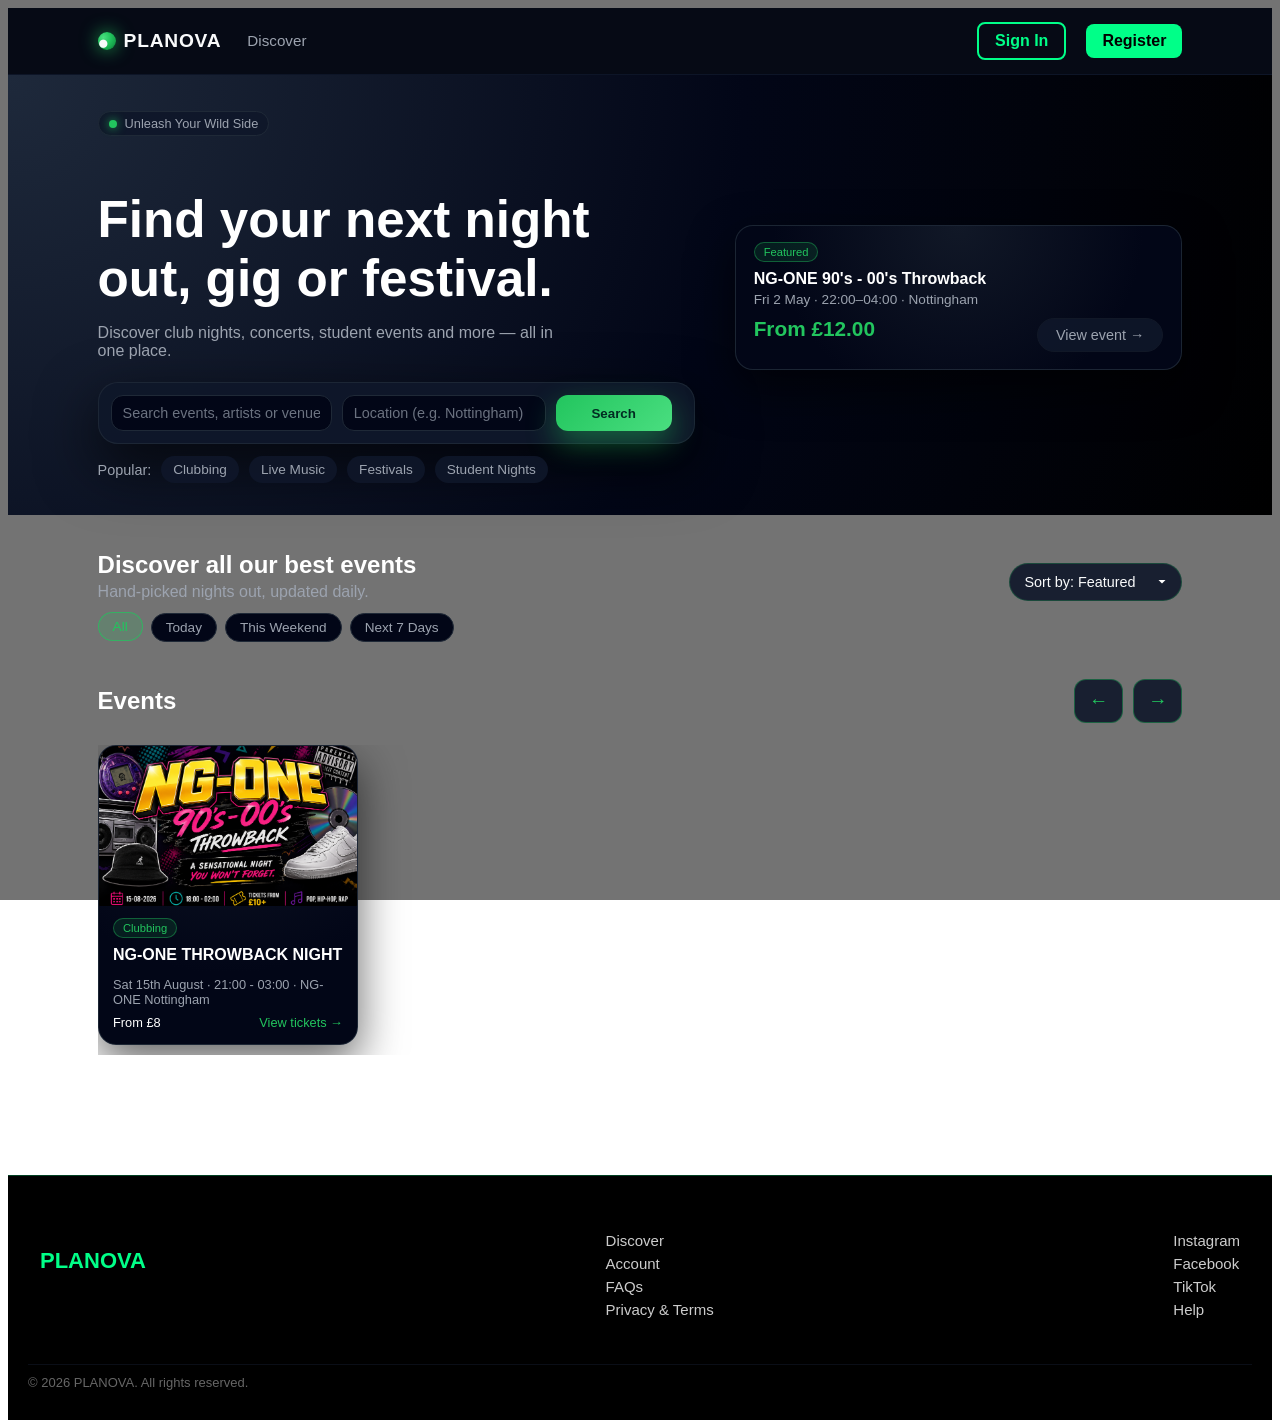
<file: index.html>
<!DOCTYPE html>
<html lang="en">
<head>
  <meta charset="UTF-8" />
  <title>PLANOVA – Discover Events & Nights Out</title>
  <meta name="viewport" content="width=device-width, initial-scale=1" />
  <link rel="stylesheet" href="styles.css" />
  <style>
.btn-outline {
  padding: 8px 16px;
  border: 2px solid #00ff88;
  color: #00ff88;
  background: transparent;
  border-radius: 8px;
  font-weight: 600;
  text-decoration: none;
  transition: 0.25s ease;
}

.btn-outline:hover {
  background: #00ff88;
  color: #000;
  transform: translateY(-2px);
}

/* SIGN IN (outline) */
.nav .btn-outline {
  padding: 8px 16px !important;
  border: 2px solid #00ff88 !important;
  color: #00ff88 !important;
  background: transparent !important;
  border-radius: 8px !important;
  font-weight: 600 !important;
  text-decoration: none !important;
  transition: 0.25s ease !important;
  display: inline-block !important;
}

.nav .btn-outline:hover {
  background: #00ff88 !important;
  color: #000 !important;
  transform: translateY(-2px) !important;
}

/* REGISTER (primary) */
.nav .btn-primary {
  padding: 8px 16px !important;
  background: #00ff88 !important;
  color: #000 !important;
  border-radius: 8px !important;
  font-weight: 700 !important;
  text-decoration: none !important;
  border: none !important;
  transition: 0.25s ease !important;
  display: inline-block !important;
}

.nav .btn-primary:hover {
  background: #00cc66 !important;
  transform: translateY(-2px) !important;
}



  </style>
</head>
<body>

  <!-- NAV -->
  <header class="nav">
    <div class="nav-left">
      <a href="index.html" class="logo">
        <span class="logo-mark">●</span>
        PLANOVA
      </a>
      <nav class="nav-links">
        <a href="#discover">Discover</a>
      </nav>
    </div>
    <div class="nav-right">
      <a href="signin.html" class="btn-outline">Sign In</a>
      <a href="register.html" class="btn-primary">Register</a>
    </div>
  </header>

  <!-- HERO -->
   <section class="hero">
    <div class="hero-inner">
      <div class="hero-copy">
         <div class="hero-pill">
          <span class="dot-live"></span>
           Unleash Your Wild Side
        </div>

        <h1>Find your next night out, gig or festival.</h1>
        <p>Discover club nights, concerts, student events and more — all in one place.</p>

        <!-- SEARCH -->
        <form class="hero-search" id="hero-search">
          <input id="search-input" type="text" placeholder="Search events, artists or venues" />
          <input id="search-location" type="text" placeholder="Location (e.g. Nottingham)" />
          <button type="submit">Search</button>
        </form>

        <!-- TAGS -->
        <div class="hero-tags">
          <span>Popular:</span>
          <button data-tag="Clubbing">Clubbing</button>
          <button data-tag="Live Music">Live Music</button>
          <button data-tag="Festival">Festivals</button>
          <button data-tag="Student Night">Student Nights</button>
        </div>
      </div>

<!--------------------------------------------------------------------->
      <!-- FEATURED CARD -->
      <div class="hero-panel">
        <div class="mini-card">
          <span class="badge">Featured</span>
          <h3>NG-ONE 90's - 00's Throwback</h3>
          <p>Fri 2 May · 22:00–04:00 · Nottingham</p>
          <div class="mini-card-footer">
            <span class="price">From £12.00</span>
            <button class="btn-ghost" onclick="window.location.href='event.html?id=1'">
  View event →
</button>
<!-------------------------------------------------------------------------------------------->

          </div>
        </div>
      </div>
    </div>
  </section>

  <!-- DISCOVER -->
  <main class="main">
    <section class="section" id="discover">
      <div class="section-header">
        <div>
          <h2>Discover all our best events</h2>
          <p>Hand‑picked nights out, updated daily.</p>
        </div> 
        <select id="sort-select">
          <option value="featured">Sort by: Featured</option>
          <option value="price-asc">Price: Low to High</option>
          <option value="price-desc">Price: High to Low</option>
          <option value="date">Date: Soonest</option>
        </select>
      </div>

      <!-- DATE FILTERS -->
       <div class="filters-left" id="date-filters">
        <button class="filter-pill active" data-range="all">All</button>
        <button class="filter-pill" data-range="today">Today</button>
        <button class="filter-pill" data-range="weekend">This Weekend</button>
        <button class="filter-pill" data-range="week">Next 7 Days</button>
      </div>

      <!-- EVENT GRID -->
      <div class="events-slider-header">
  <h2>Events</h2>

  <div class="slider-controls">
    <button class="slider-btn" id="slide-left">←</button>
    <button class="slider-btn" id="slide-right">→</button>
  </div>
</div>

<div class="events-slider-wrapper">
  <div class="events-slider" id="events-slider"></div>
</div>


    </section>
  </main>

  <script src="script.js"></script>
  <script>
document.addEventListener("DOMContentLoaded", () => {
    const user = JSON.parse(localStorage.getItem("planova_user"));
    const navRight = document.querySelector(".nav-right");

    if (user) {
        navRight.innerHTML = `
            <div class="user-icon" onclick="window.location.href='profile.html'">
                <a href="account.html" class="nav-user-btn">Account</a>
            </div>
        `;
    } else {
        navRight.innerHTML = `
            <a href="signin.html" class="nav-btn">Sign In</a>
            <a href="register.html" class="nav-btn">Register</a>
        `;
    }
});
</script>

<footer class="footer">
  <div class="footer-inner">

    <div class="footer-col">
      <h3 class="footer-title">PLANOVA</h3>
    </div>

    <div class="footer-col">
      <a href="#discover">Discover</a>
      <a href="account.html">Account</a>
      <a href="#">FAQs</a>
      <a href="legal.html">Privacy & Terms</a>
    </div>

    <div class="footer-col">
      <a href="#">Instagram</a>
      <a href="#">Facebook</a>
      <a href="#">TikTok</a>
      <a href="#">Help</a>
    </div>

  </div>

  <div class="footer-bottom">
    © 2026 PLANOVA. All rights reserved.
  </div>
</footer>

</body>
</html>
</file>
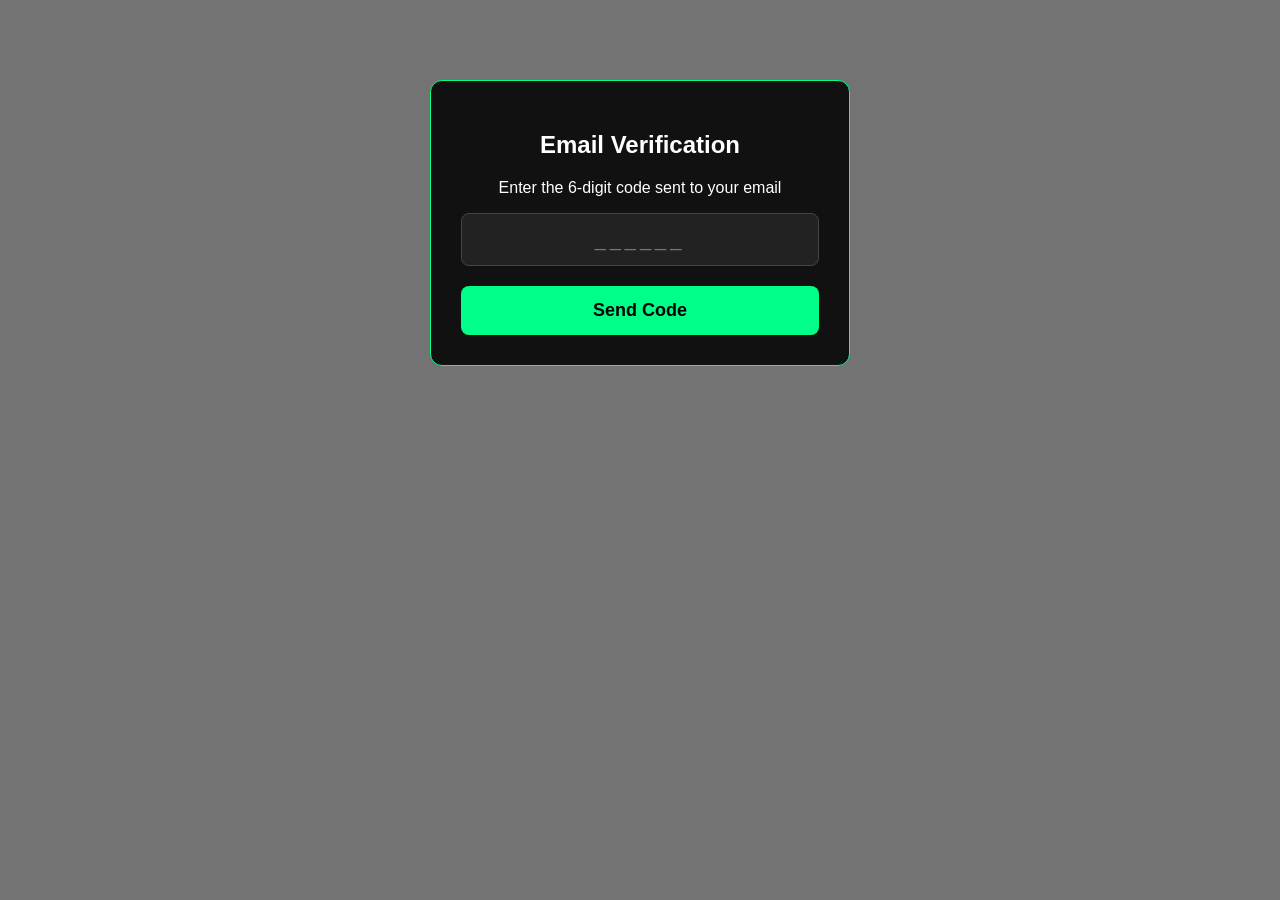
<file: code.html>
<!DOCTYPE html>
<html lang="en">
<head>
  <meta charset="UTF-8" />
  <title>PLANOVA – Email Verification</title>
  <meta name="viewport" content="width=device-width, initial-scale=1" />
  <link rel="stylesheet" href="styles.css" />

  <style>
    .verify-container {
      max-width: 420px;
      margin: 80px auto;
      padding: 30px;
      background: #111;
      border-radius: 12px;
      color: white;
      text-align: center;
      border: 1px solid #00ff88;
    }

    input {
      width: 100%;
      padding: 14px;
      font-size: 20px;
      text-align: center;
      border-radius: 8px;
      border: 1px solid #444;
      background: #222;
      color: white;
      letter-spacing: 4px;
    }

    .btn {
      width: 100%;
      padding: 14px;
      margin-top: 20px;
      background: #00ff88;
      border: none;
      border-radius: 8px;
      font-size: 18px;
      cursor: pointer;
      font-weight: bold;
    }

    .error {
      margin-top: 15px;
      color: #ff4444;
      font-size: 15px;
      display: none;
    }

    .success {
      margin-top: 15px;
      color: #00ff88;
      font-size: 15px;
      display: none;
    }
  </style>
</head>

<body>

<div class="verify-container">
  <h2>Email Verification</h2>
  <p>Enter the 6-digit code sent to your email</p>

  <input type="text" id="codeInput" maxlength="6" placeholder="______" />

  <button id="sendBtn" class="btn">Send Code</button>

  <p id="errorMsg" class="error"></p>
  <p id="successMsg" class="success"></p>
</div>

<script>
let generatedCode = null;
let buttonMode = "send";

// 🔥 ORIGINAL WORKING REGISTER LOGIC (INJECTED HERE)
async function performRegister(full_name, email, password) {
    try {
        const res = await fetch("/register", {
            method: "POST",
            headers: { "Content-Type": "application/json" },
            body: JSON.stringify({ full_name, email, password })
        });

        const data = await res.json();
        console.log("REGISTER RESPONSE:", data);

        if (data.success) {
            localStorage.setItem("planova_user", JSON.stringify({
    full_name: full_name,
    email: email,
    password: password // needed for account features
}));

            window.location.href = "index.html";
        } else {
            alert(data.message);
        }
    } catch (err) {
        alert("Unable to connect to server.");
    }
}

document.getElementById("sendBtn").addEventListener("click", async () => {
    const btn = document.getElementById("sendBtn");
    const error = document.getElementById("errorMsg");
    const success = document.getElementById("successMsg");

    error.style.display = "none";
    success.style.display = "none";

    if (buttonMode === "send") {

        const res = await fetch("/send_code", {
            method: "POST",
            headers: { "Content-Type": "application/json" },
            body: JSON.stringify({ email: localStorage.getItem("pending_email") })
        });

        const data = await res.json();
        console.log("SEND CODE RESPONSE:", data);

        if (data.success) {
            generatedCode = data.code;
            success.innerText = "Code sent! Check your email.";
            success.style.display = "block";

            btn.innerText = "Continue";
            buttonMode = "continue";
        } else {
            error.innerText = data.message;
            error.style.display = "block";
        }

    } else {

        const userCode = document.getElementById("codeInput").value.trim();

        if (!userCode) {
            error.innerText = "Please enter a code to continue";
            error.style.display = "block";
            return;
        }

        if (userCode.length !== 6) {
            error.innerText = "Code must be 6 digits";
            error.style.display = "block";
            return;
        }

        if (!generatedCode) {
            error.innerText = "You must request a code first";
            error.style.display = "block";
            return;
        }

        if (userCode !== generatedCode) {
            error.innerText = "Invalid Code, Please Try Again!";
            error.style.display = "block";
            return;
        }

        success.innerText = "Code verified!";
        success.style.display = "block";

        const name = localStorage.getItem("pending_name");
        const email = localStorage.getItem("pending_email");
        const password = localStorage.getItem("pending_password");

        console.log("REGISTERING WITH:", { name, email, password });

        if (!name || !email || !password) {
            error.innerText = "Missing registration data. Please try again.";
            error.style.display = "block";
            return;
        }

        // 🔥 THIS IS THE FIX
        await performRegister(name, email, password);
    }
});
</script>

</body>
</html>
</file>
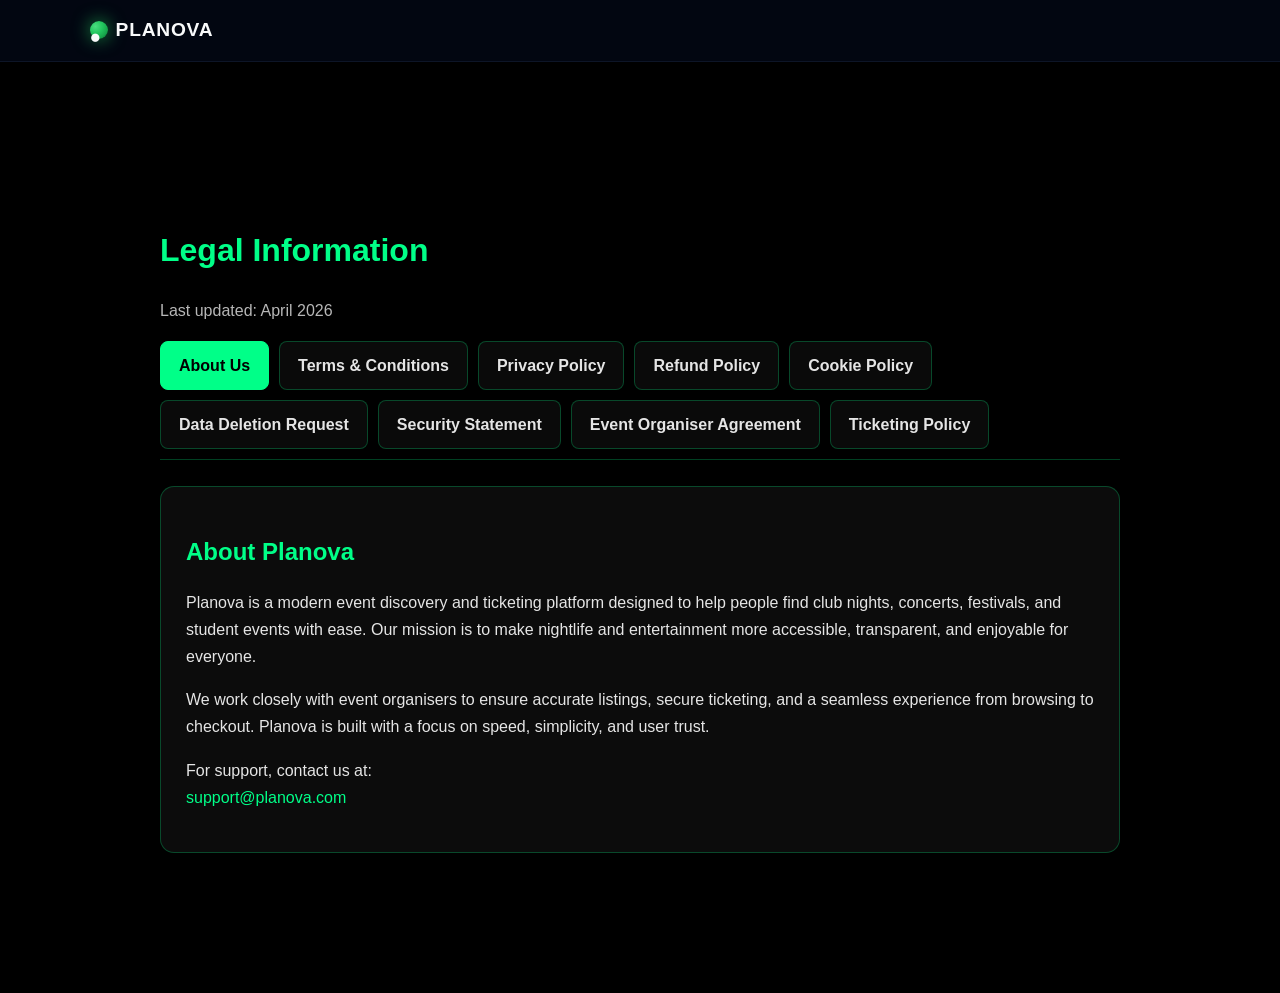
<file: legal.html>
<!DOCTYPE html>
<html lang="en">
<head>
  <meta charset="UTF-8" />
  <title>PLANOVA – Legal Information</title>
  <meta name="viewport" content="width=device-width, initial-scale=1" />
  <link rel="stylesheet" href="styles.css" />

  <style>
    body {
      margin: 0;
      background: #000;
      color: #e5e5e5;
      font-family: Arial, sans-serif;
      line-height: 1.7;
    }

    .legal-wrapper {
      max-width: 1000px;
      margin: 120px auto;
      padding: 20px;
    }

    h1 {
      color: #00ff88;
      margin-bottom: 20px;
    }

    /* Tabs */
    .tabs {
      display: flex;
      flex-wrap: wrap;
      gap: 10px;
      margin-bottom: 25px;
      border-bottom: 1px solid rgba(0,255,136,0.25);
      padding-bottom: 10px;
    }

    .tab {
      padding: 10px 18px;
      cursor: pointer;
      border-radius: 8px;
      background: rgba(20,20,20,0.5);
      border: 1px solid rgba(0,255,136,0.25);
      transition: 0.25s;
      font-weight: 600;
    }

    .tab.active {
      background: #00ff88;
      color: #000;
      border-color: #00ff88;
    }

    .tab:hover {
      transform: translateY(-2px);
    }

    /* Content sections */
    .section {
      display: none;
      background: rgba(20,20,20,0.6);
      border: 1px solid rgba(0,255,136,0.25);
      padding: 25px;
      border-radius: 14px;
      backdrop-filter: blur(10px);
      animation: fadeIn 0.4s ease;
    }

    .section.active {
      display: block;
    }

    h2 {
      color: #00ff88;
      margin-bottom: 10px;
    }

    h3 {
      color: #00ff88;
      margin-top: 20px;
    }

    @keyframes fadeIn {
      from { opacity: 0; transform: translateY(10px); }
      to { opacity: 1; transform: translateY(0); }
    }

    a {
      color: #00ff88;
      text-decoration: none;
    }

  </style>
</head>

<body>

<header class="nav">
  <div class="nav-left">
    <a href="index.html" class="logo">
      <span class="logo-mark">●</span> PLANOVA
    </a>
  </div>
</header>

<div class="legal-wrapper">

  <h1>Legal Information</h1>
  <p style="opacity:0.8;">Last updated: April 2026</p>

  <!-- Tabs -->
  <div class="tabs">
    <div class="tab active" data-tab="about">About Us</div>
    <div class="tab" data-tab="terms">Terms & Conditions</div>
    <div class="tab" data-tab="privacy">Privacy Policy</div>
    <div class="tab" data-tab="refunds">Refund Policy</div>
    <div class="tab" data-tab="cookies">Cookie Policy</div>
    <div class="tab" data-tab="deletion">Data Deletion Request</div>
    <div class="tab" data-tab="security">Security Statement</div>
    <div class="tab" data-tab="organiser">Event Organiser Agreement</div>
    <div class="tab" data-tab="ticketing">Ticketing Policy</div>
  </div>

  <!-- ABOUT US -->
  <div class="section active" id="about">
    <h2>About Planova</h2>
    <p>
      Planova is a modern event discovery and ticketing platform designed to help people find 
      club nights, concerts, festivals, and student events with ease. Our mission is to make 
      nightlife and entertainment more accessible, transparent, and enjoyable for everyone.
    </p>
    <p>
      We work closely with event organisers to ensure accurate listings, secure ticketing, 
      and a seamless experience from browsing to checkout. Planova is built with a focus on 
      speed, simplicity, and user trust.
    </p>
    <p>
      For support, contact us at:<br>
      <a href="mailto:support@planova.com">support@planova.com</a>
    </p>
  </div>

  <!-- TERMS -->
  <div class="section" id="terms">
    <h2>Terms & Conditions</h2>

    <h3>1. Acceptance of Terms</h3>
    <p>
      By creating an account or using Planova, you agree to be bound by these Terms & Conditions.
      If you do not agree, you must discontinue use of the platform immediately.
      Planova reserves the right to update or modify these terms at any time. Continued use of the platform constitutes acceptance of any changes.
    </p>

    <h3>2. Eligibility</h3>
    <p>
      To use Planova, you must be at least 16 years old, provide accurate and truthful information,
      and not be prohibited from using online services under applicable laws.
      Planova may suspend or terminate accounts that violate these requirements.
    </p>

    <h3>3. User Responsibilities</h3>
    <p>
      You agree to use Planova lawfully and respectfully, not attempt to hack or disrupt the platform,
      not create fraudulent accounts, not impersonate others, and not purchase tickets using stolen information.
      Any misuse may result in account termination and potential legal action.
    </p>

    <h3>4. Event Listings</h3>
    <p>
      Event organisers are solely responsible for the accuracy of their listings.
      Planova acts as a discovery and ticketing service and is not the host of the events displayed on the platform.
    </p>

    <h3>5. Ticket Purchases</h3>
    <p>
      When purchasing a ticket through Planova, you enter a binding agreement with the event organiser.
      Ticket availability is not guaranteed until payment is confirmed.
      Tickets may be digital and must be presented at the event. Resale or duplication is prohibited unless allowed by the organiser.
    </p>

    <h3>6. Payments</h3>
    <p>
      All payments are processed securely through Stripe. Planova does not store or handle your card details.
      Stripe may perform fraud checks or payment verification. You must ensure your payment information is accurate and authorised.
    </p>

    <h3>7. Refunds</h3>
    <p>
      Refunds are governed by the event organiser’s refund policy. Planova does not issue refunds directly unless explicitly stated.
      If an event is cancelled or significantly changed, Planova will assist in communication but does not control refund decisions.
    </p>

    <h3>8. Account Security</h3>
    <p>
      You are responsible for maintaining the confidentiality of your login details.
      We assure Planova will protect you and your data using secure authentication and modern encryption practices.
    </p>

    <h3>9. Platform Availability</h3>
    <p>
      Planova aims to provide uninterrupted access, but we cannot guarantee zero downtime or error‑free operation.
      Planova is not liable for losses caused by temporary outages or technical issues.
    </p>

    <h3>10. Prohibited Activities</h3>
    <p>
      You may not use Planova for illegal activities, attempt to bypass ticket limits, upload harmful code,
      or harass other users or organisers. Violations may result in immediate account termination.
    </p>

    <h3>11. Intellectual Property</h3>
    <p>
      All content on Planova — including branding, design, text, and code — is owned by Planova and protected by copyright.
      You may not copy, redistribute, or create derivative works without permission.
    </p>

    <h3>12. Liability</h3>
    <p>
      Planova is not responsible for event cancellations, venue issues, organiser misconduct,
      lost or stolen tickets, or damages resulting from event attendance. Your use of the platform is at your own risk.
    </p>

    <h3>13. Termination</h3>
    <p>
      Planova may suspend or terminate accounts that violate these terms or engage in harmful behaviour.
      Users may delete their account at any time.
    </p>

    <h3>14. Governing Law</h3>
    <p>
      These Terms & Conditions are governed by the laws of the United Kingdom.
      Any disputes will be handled under UK jurisdiction.
    </p>

    <h3>15. Contact</h3>
    <p>
      For questions regarding these terms, contact:<br>
      <a href="mailto:support@planova.com">support@planova.com</a>
    </p>
  </div>

  <!-- PRIVACY -->
  <div class="section" id="privacy">
    <h2>Privacy Policy</h2>

<p>
  Planova is committed to protecting your privacy and ensuring transparency in how your
  information is collected, used, and safeguarded. This Privacy Policy explains what data
  we collect, why we collect it, and how we keep it secure.
</p>

<h3>1. Information We Collect</h3>
<p>Planova collects only the information necessary to operate the platform effectively:</p>

<ul>
  <li><strong>Account Information:</strong> Your name, email address, and password.</li>
  <li><strong>Event Activity:</strong> Events you view, purchase, or interact with.</li>
  <li><strong>Technical Data:</strong> Device type, browser version, IP address, and usage analytics.</li>
  <li><strong>Payment Information:</strong> Processed securely by Stripe. Planova never stores card details.</li>
  <li><strong>Support Communications:</strong> Messages you send to our support team.</li>
</ul>

<h3>2. How We Use Your Information</h3>
<p>Your data is used to provide and improve the Planova experience:</p>

<ul>
  <li>To create and manage your account</li>
  <li>To process ticket purchases securely</li>
  <li>To personalise event recommendations</li>
  <li>To improve platform performance and reliability</li>
  <li>To detect and prevent fraud or misuse</li>
  <li>To communicate important updates or event information</li>
</ul>

<h3>3. Sharing Your Information</h3>
<p>Planova does not sell your data. We only share information when necessary:</p>

<ul>
  <li><strong>Stripe:</strong> For secure payment processing</li>
  <li><strong>Event Organisers:</strong> Only when required for ticket validation or event entry</li>
  <li><strong>Service Providers:</strong> For analytics, hosting, and security infrastructure</li>
  <li><strong>Legal Requirements:</strong> If required by law or to protect user safety</li>
</ul>

<h3>4. Data Security</h3>
<p>
  We assure Planova will protect you and your data using industry‑standard encryption,
  secure authentication, and modern cloud infrastructure. We continuously monitor for
  vulnerabilities and apply security updates promptly.
</p>

<h3>5. Cookies & Tracking Technologies</h3>
<p>
  Planova uses cookies to enhance performance, remember your preferences, and analyse
  platform usage. Cookies help us deliver a smoother and more personalised experience.
</p>
<p>
  You may disable cookies in your browser settings, but some features may not function
  correctly without them.
</p>

<h3>6. Your Rights</h3>
<p>You have full control over your personal data. You may request to:</p>

<ul>
  <li>Access the information we hold about you</li>
  <li>Update or correct your account details</li>
  <li>Delete your account and associated data</li>
  <li>Opt out of non‑essential communications</li>
</ul>

<p>
  To exercise any of these rights, contact us at:
  <a href="mailto:support@planova.com">support@planova.com</a>
</p>

<h3>7. Data Retention</h3>
<p>
  Planova retains your data only for as long as necessary to operate the platform or comply
  with legal obligations. If you delete your account, your data is permanently removed from
  our systems unless retention is required by law.
</p>

<h3>8. Third‑Party Services</h3>
<p>
  Planova integrates with trusted third‑party services such as Stripe and analytics
  providers. These services follow their own privacy policies, and we ensure they meet
  strict security and compliance standards.
</p>

<h3>9. Children’s Privacy</h3>
<p>
  Planova is not intended for children under 16. We do not knowingly collect personal
  information from minors. If we become aware of such data, it will be deleted immediately.
</p>

<h3>10. International Data Transfers</h3>
<p>
  Depending on your location, your data may be processed in regions outside your country.
  Planova ensures all transfers comply with applicable data protection laws and safeguards.
</p>

<h3>11. Changes to This Policy</h3>
<p>
  Planova may update this Privacy Policy to reflect improvements or legal requirements.
  Significant changes will be communicated through the platform or via email.
</p>

<h3>12. Contact</h3>
<p>
  For questions about privacy or data protection, contact:<br>
  <a href="mailto:support@planova.com">support@planova.com</a>
</p>


  <!-- REFUND POLICY -->
  <div class="section" id="refunds">
    <h2>Refund Policy</h2>
    <p>
      Refunds for tickets purchased through Planova are determined by the event organiser’s 
      individual refund policy. Planova does not issue refunds directly unless explicitly stated.
    </p>
    <p>
      If an event is cancelled or significantly changed, Planova will work with the organiser 
      to ensure fair resolution for all affected customers.
    </p>
  </div>

  <!-- COOKIE POLICY -->
  <div class="section" id="cookies">
    <h2>Cookie Policy</h2>
    <p>
      Planova uses cookies to improve performance, personalise your experience, and analyse 
      platform usage. Cookies help us remember your preferences and optimise event discovery.
    </p>
    <p>
      You may disable cookies in your browser settings, but some features may not function correctly.
    </p>
  </div>

  <!-- DATA DELETION -->
  <div class="section" id="deletion">
    <h2>Data Deletion Request</h2>
    <p>
      You may request deletion of your Planova account and associated data at any time. 
      Once deleted, your data cannot be recovered.
    </p>
    <p>
      To request deletion, contact:<br>
      <a href="mailto:support@planova.com">support@planova.com</a>
    </p>
  </div>

  <!-- SECURITY -->
  <div class="section" id="security">
    <h2>Security Statement</h2>
    <p>
      Planova uses industry‑standard encryption, secure authentication, and modern cloud 
      infrastructure to protect user data. We continuously monitor for vulnerabilities and 
      apply security updates promptly.
    </p>
    <p>
      We assure Planova will protect you and your data through responsible engineering and 
      proactive security practices.
    </p>
  </div>

  <!-- ORGANISER AGREEMENT -->
  <div class="section" id="organiser">
    <h2>Event Organiser Agreement</h2>
    <p>
      Event organisers using Planova agree to provide accurate event information, honour 
      ticket sales, and comply with all applicable laws and venue requirements.
    </p>
    <p>
      Organisers are responsible for customer service, event changes, cancellations, and 
      refund decisions.
    </p>
  </div>

  <!-- TICKETING POLICY -->
  <div class="section" id="ticketing">
    <h2>Ticketing Policy</h2>
    <p>
      Tickets purchased through Planova are delivered digitally and must be presented at 
      the event for entry. Each ticket is unique and may not be duplicated or resold 
      without organiser approval.
    </p>
    <p>
      Planova is not responsible for lost, stolen, or invalid tickets purchased outside 
      the official platform.
    </p>
  </div>

</div>

<script>
  const tabs = document.querySelectorAll(".tab");
  const sections = document.querySelectorAll(".section");

  tabs.forEach(tab => {
    tab.addEventListener("click", () => {
      tabs.forEach(t => t.classList.remove("active"));
      sections.forEach(s => s.classList.remove("active"));

      tab.classList.add("active");
      document.getElementById(tab.dataset.tab).classList.add("active");
    });
  });
</script>

</body>
</html>
</file>
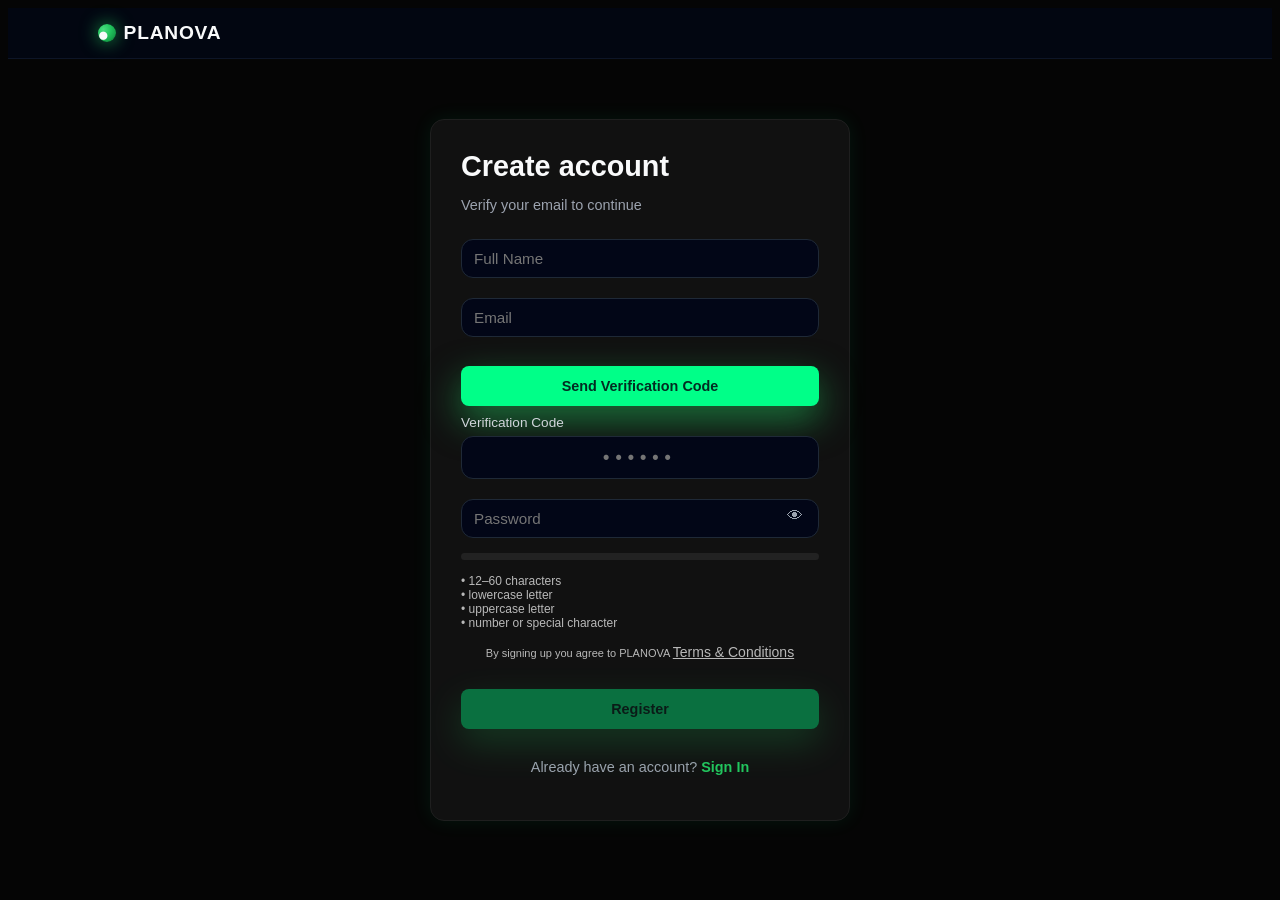
<file: register.html>
<!DOCTYPE html>
<html lang="en">
<head>
<meta charset="UTF-8" />
<title>PLANOVA – Register</title>
<meta name="viewport" content="width=device-width, initial-scale=1" />
<link rel="stylesheet" href="styles.css" />

<style>
body {
  background: #0b0b0b;
  color: white;
  font-family: Arial, sans-serif;
}

.auth-container {
  display: flex;
  justify-content: center;
  padding: 60px 20px;
}

.auth-box {
  width: 420px;
  background: #111;
  border: 1px solid #1f1f1f;
  border-radius: 14px;
  padding: 30px;
  box-shadow: 0 0 20px rgba(0,255,136,0.08);
}

h2 { margin-bottom: 5px; }

.muted {
  color: #aaa;
  font-size: 14px;
  margin-bottom: 20px;
}

label {
  font-size: 13px;
  color: #bbb;
  display: block;
  margin-top: 12px;
}

input {
  width: 100%;
  padding: 12px;
  margin-top: 6px;
  background: #1a1a1a;
  border: 1px solid #2a2a2a;
  color: white;
  border-radius: 8px;
  outline: none;
}

input:focus {
  border-color: #00ff88;
}

.btn-primary {
  width: 100%;
  padding: 12px;
  margin-top: 15px;
  background: #00ff88;
  border: none;
  border-radius: 8px;
  font-weight: bold;
  cursor: pointer;
}

.btn-primary:disabled {
  opacity: 0.4;
  cursor: not-allowed;
}

.verify-status {
  font-size: 13px;
  margin-top: -5px;
  margin-left: 115px;
  min-height: 18px;
}

.verify-status.success { color: #00ff88; }
.verify-status.error { color: #ff4d4d; }

.code-box {
  margin-top: -44px;
}

.code-box input {
  text-align: center;
  letter-spacing: 6px;
  font-size: 18px;
  font-weight: bold;
}

.strength-bar {
  width: 100%;
  height: 7px;
  background: #222;
  border-radius: 5px;
  margin-top: 1px;
  overflow: hidden;
}

.strength-fill {
  height: 100%;
  width: 0%;
  background: red;
  transition: 0.3s;
}

.password-rules span {
  display: block;
  font-size: 12px;
  margin-top: 0px;
  color: #b9b9b9;
}

.password-rules span.valid {
  color: #00ff88;
}

.terms {
  font-size: 11px;
  opacity: 0.7;
  text-align: center;
  margin-top: 0px;
  text-decoration: none;
  color: white;
}
.terms-btn {
color: white;
font-size: 14px;
  }


</style>
</head>

<body>
<header class="nav">
  <div class="nav-left">
    <a href="index.html" class="logo">
      <span class="logo-mark">●</span> PLANOVA
    </a>
  </div>

  <div class="nav-right"></div>
</header>
<section class="auth-container">
  <div class="auth-box">

    <h2>Create account</h2>
    <p class="muted">Verify your email to continue</p>

    <form id="register-form">

      <input type="text" id="full_name" placeholder="Full Name" />

      <input type="email" id="email" placeholder="Email" />

      <button type="button" class="btn-primary" id="sendCodeBtn">
        Send Verification Code
      </button>

      <div class="verify-status" id="statusMsg"></div>

      <!-- CODE INPUT -->
      <div class="code-box">
        <label>Verification Code</label>
        <input type="text" id="codeInput" maxlength="6" placeholder="••••••" />
      </div>

      <div class="password-field">
        <input type="password" id="password" placeholder="Password" required />
        <button type="button" class="toggle-password">👁</button>
      </div>
      <div class="strength-bar">
        <div class="strength-fill" id="strength-fill"></div>
      </div>

      <div class="password-rules">
        <span>• 12–60 characters</span>
        <span>• lowercase letter</span>
        <span>• uppercase letter</span>
        <span>• number or special character</span>
      </div>

      <div class="terms">
  By signing up you agree to PLANOVA  
  <a href="legal.html" class="terms-btn">Terms & Conditions</a>
</div>

      <button class="btn-primary" type="submit" id="registerBtn" disabled>
        Register
      </button>
<p class="auth-switch">
      Already have an account? <a href="signin.html">Sign In</a>
    </p>
    </form>
  </div>
</section>

<script>

  document.querySelectorAll(".toggle-password").forEach(btn => {
    btn.addEventListener("click", () => {
      const input = btn.previousElementSibling;
      input.type = input.type === "password" ? "text" : "password";
    });
  });

  
let emailVerified = false;

const statusMsg = document.getElementById("statusMsg");
const registerBtn = document.getElementById("registerBtn");

// ---------------- SEND CODE ----------------
document.getElementById("sendCodeBtn").addEventListener("click", async () => {
  const email = document.getElementById("email").value;

  if (!email) {
    statusMsg.textContent = "Enter your email first";
    statusMsg.className = "verify-status error";
    return;
  }

  const res = await fetch("http://127.0.0.1:5000/send_code", {
    method: "POST",
    headers: { "Content-Type": "application/json" },
    body: JSON.stringify({ email })
  });

  const data = await res.json();

  if (data.success) {
    statusMsg.textContent = "Verification code sent!";
    statusMsg.className = "verify-status success";
  } else {
    statusMsg.textContent = data.message;
    statusMsg.className = "verify-status error";
  }
});

// ---------------- VERIFY CODE (FIXED) ----------------
document.getElementById("codeInput").addEventListener("input", async () => {
  const code = document.getElementById("codeInput").value.trim();
  const email = document.getElementById("email").value;

  if (code.length !== 6) return;

  const res = await fetch("http://127.0.0.1:5000/verify_code", {
    method: "POST",
    headers: { "Content-Type": "application/json" },
    body: JSON.stringify({ email, code })
  });

  const data = await res.json();

  if (data.success) {
    emailVerified = true;
    registerBtn.disabled = false;

    statusMsg.textContent = "Email verified successfully!";
    statusMsg.className = "verify-status success";
  } else {
    emailVerified = false;
    registerBtn.disabled = true;

    statusMsg.textContent = data.message;
    statusMsg.className = "verify-status error";
  }
});

// ---------------- PASSWORD STRENGTH ----------------
const pwd = document.getElementById("password");
const fill = document.getElementById("strength-fill");

pwd.addEventListener("input", () => {
  const v = pwd.value;

  const rules = [
    v.length >= 12 && v.length <= 60,
    /[a-z]/.test(v),
    /[A-Z]/.test(v),
    /[0-9!@#$%^&*]/.test(v)
  ];

  let score = rules.filter(Boolean).length;

  fill.style.width = (score * 25) + "%";
  fill.style.background =
    score === 4 ? "#00ff88" :
    score === 3 ? "#ffcc00" :
    score === 2 ? "orange" : "red";
});

// ---------------- REGISTER ----------------
document.getElementById("register-form").addEventListener("submit", async (e) => {
  e.preventDefault();

  if (!emailVerified) return;

  const full_name = document.getElementById("full_name").value;
  const email = document.getElementById("email").value;
  const password = pwd.value;
  const code = document.getElementById("codeInput").value.trim();

  const res = await fetch("http://127.0.0.1:5000/register", {
    method: "POST",
    headers: { "Content-Type": "application/json" },
    body: JSON.stringify({ full_name, email, password, code })
  });

  const data = await res.json();

  if (data.success) {
    localStorage.setItem("planova_user", JSON.stringify({ name: full_name, email }));
    window.location.href = "index.html";
  } else {
    statusMsg.textContent = data.message;
    statusMsg.className = "verify-status error";
  }
});
</script>

</body>
</html>
</file>
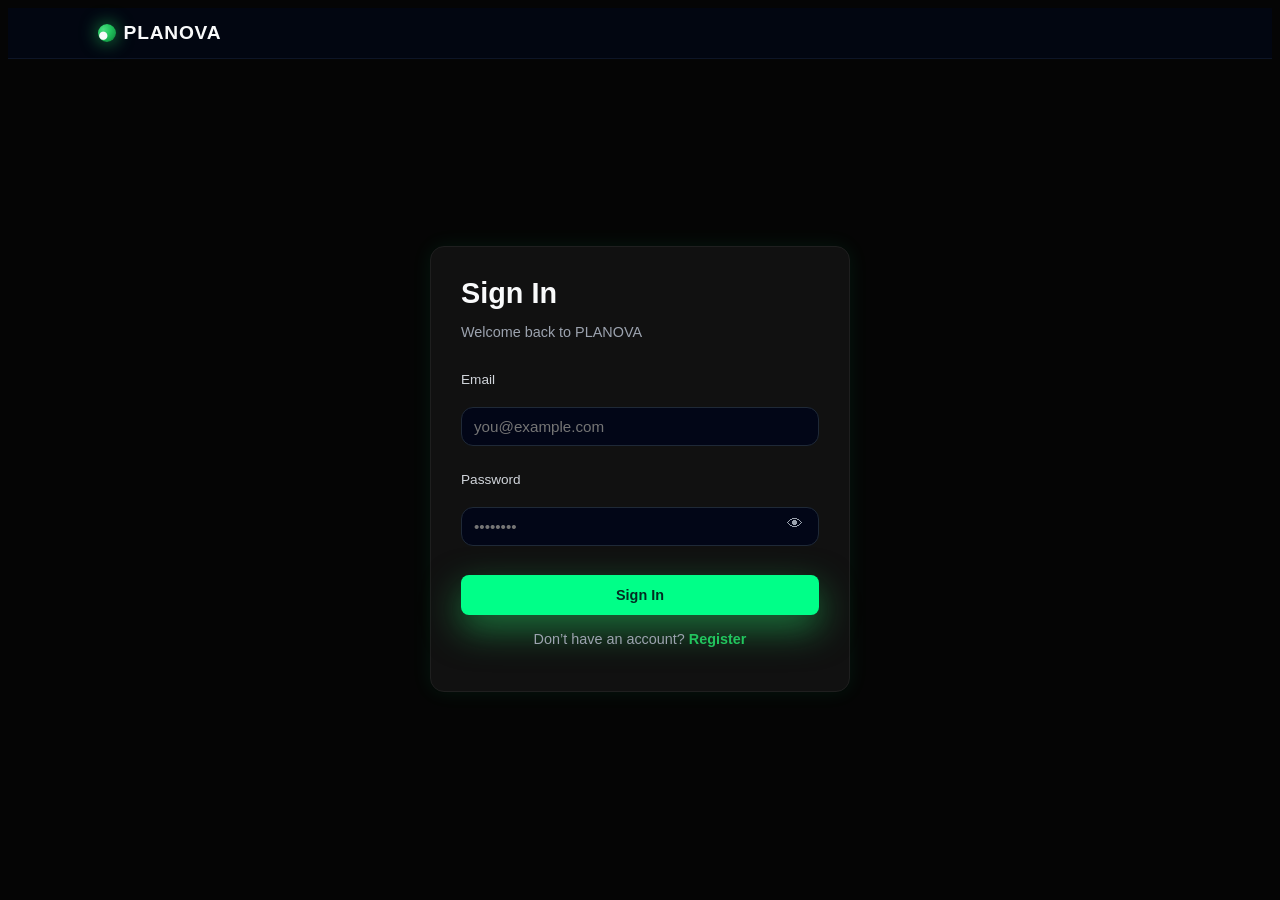
<file: signin.html>
<!DOCTYPE html>
<html lang="en">
<head>
  <meta charset="UTF-8" />
  <title>PLANOVA – Sign In</title>
  <meta name="viewport" content="width=device-width, initial-scale=1" />
  <link rel="stylesheet" href="styles.css" />
  <style>
    body {
  background: #0b0b0b;
  color: white;
  font-family: Arial, sans-serif;
}

.auth-container {
  display: flex;
  justify-content: center;
  padding: 60px 20px;
}

.auth-box {
  width: 420px;
  background: #111;
  border: 1px solid #1f1f1f;
  border-radius: 14px;
  padding: 30px;
  box-shadow: 0 0 20px rgba(0,255,136,0.08);
}

h2 { margin-bottom: 5px; }

.muted {
  color: #aaa;
  font-size: 14px;
  margin-bottom: 20px;
}

label {
  font-size: 13px;
  color: #bbb;
  display: block;
  margin-top: 12px;
}

input {
  width: 100%;
  padding: 12px;
  margin-top: 6px;
  background: #1a1a1a;
  border: 1px solid #2a2a2a;
  color: white;
  border-radius: 8px;
  outline: none;
}

input:focus {
  border-color: #00ff88;
}

.btn-primary {
  width: 100%;
  padding: 12px;
  margin-top: 15px;
  background: #00ff88;
  border: none;
  border-radius: 8px;
  font-weight: bold;
  cursor: pointer;
}

.btn-primary:disabled {
  opacity: 0.4;
  cursor: not-allowed;
}

.verify-status {
  font-size: 13px;
  margin-top: 10px;
  min-height: 18px;
}

.verify-status.success { color: #00ff88; }
.verify-status.error { color: #ff4d4d; }

.code-box {
  margin-top: 15px;
}

.code-box input {
  text-align: center;
  letter-spacing: 6px;
  font-size: 18px;
  font-weight: bold;
}

.strength-bar {
  width: 100%;
  height: 7px;
  background: #222;
  border-radius: 5px;
  margin-top: 10px;
  overflow: hidden;
}

.strength-fill {
  height: 100%;
  width: 0%;
  background: red;
  transition: 0.3s;
}

.password-rules span {
  display: block;
  font-size: 12px;
  margin-top: 4px;
  color: #ff4d4d;
}

.password-rules span.valid {
  color: #00ff88;
}

.terms {
  font-size: 11px;
  opacity: 0.7;
  text-align: center;
  margin-top: 15px;
}
  </style>
</head>
<body>

<header class="nav">
  <div class="nav-left">
    <a href="index.html" class="logo">
      <span class="logo-mark">●</span> PLANOVA
    </a>
  </div>

  <div class="nav-right"></div>
</header>

<section class="auth-container">
  <div class="auth-box">
    <h2>Sign In</h2>
    <p class="muted">Welcome back to PLANOVA</p>

    <form id="signin-form">
      <label>Email</label>
      <input type="email" id="signin-email" placeholder="you@example.com" required />

      <label>Password</label>
      <div class="password-field">
        <input type="password" id="signin-password" placeholder="••••••••" required />
        <button type="button" class="toggle-password">👁</button>
      </div>

      <button class="btn-primary full-width" type="submit">Sign In</button>
    </form>

    <p class="auth-switch">
      Don’t have an account? <a href="register.html">Register</a>
    </p>
  </div>
</section>

<script src="auth.js"></script>
<script src="script.js"></script>
<script>
document.addEventListener("DOMContentLoaded", () => {

  const existingUser = JSON.parse(localStorage.getItem("planova_user"));
  if (existingUser) {
    window.location.href = "index.html";
  }

  // Password toggle
  document.querySelectorAll(".toggle-password").forEach(btn => {
    btn.addEventListener("click", () => {
      const input = btn.previousElementSibling;
      input.type = input.type === "password" ? "text" : "password";
    });
  });

  // Sign In handler
  const form = document.getElementById("signin-form");
  form.addEventListener("submit", async (e) => {
    e.preventDefault();

    const email = document.getElementById("signin-email").value;
    const password = document.getElementById("signin-password").value;

    try {
      const res = await fetch("http://127.0.0.1:5000/login", {
        method: "POST",
        headers: { "Content-Type": "application/json" },
        body: JSON.stringify({ email, password })
      });

      const data = await res.json();

      if (data.success) {
        localStorage.setItem("planova_user", JSON.stringify({
          name: data.full_name,
          email: email
        }));

        window.location.href = "index.html";
      } else {
        alert(data.message);
      }
    } catch (err) {
      alert("Unable to connect to server. Make sure your backend is running.");
    }
  });

});

document.querySelectorAll(".toggle-password").forEach(btn => {
  btn.addEventListener("click", () => {
    const input = btn.previousElementSibling;
    input.type = input.type === "password" ? "text" : "password";
  });
});

</script>


</body>
</html>
</file>
<file: styles.css>
:root {
  --bg: #020617;
  --bg-alt: #050816;
  --bg-soft: #0b1020;
  --card-bg: #020617;
  --accent: #22c55e;
  --accent-soft: rgba(34, 197, 94, 0.16);
  --accent-strong: #4ade80;
  --text: #f9fafb;
  --muted: #9ca3af;
  --border: #1f2937;
  --radius-lg: 18px;
  --radius-md: 12px;
  --radius-pill: 999px;
  --shadow-soft: 0 22px 60px rgba(0, 0, 0, 0.7);
  --shadow-card: 0 18px 45px rgba(0, 0, 0, 0.6);
  --transition: 0.18s ease-out;
  --font-sans: system-ui, -apple-system, BlinkMacSystemFont, "SF Pro Text", "Segoe UI", sans-serif;
}

*,
*::before,
*::after {
  box-sizing: border-box;
}

body {
  background: url("https://images.pexels.com/photos/1190297/pexels-photo-1190297.jpeg") no-repeat center center fixed;
  background-size: cover;
  color: white;
  font-family: Arial, sans-serif;
}

body::before {
  content: "";
  position: fixed;
  inset: 0;
  background: rgba(0,0,0,0.55); /* adjust darkness */
  z-index: -1;
}

/* NAV */

.nav {
  position: sticky;
  top: 0;
  z-index: 30;
  display: flex;
  align-items: center;
  justify-content: space-between;
  padding: 14px 7vw;
  background: rgba(3, 7, 18, 0.96);
  backdrop-filter: blur(18px);
  border-bottom: 1px solid rgba(15, 23, 42, 0.9);
}

.nav-left {
  display: flex;
  align-items: center;
  gap: 26px;
}

.logo {
  display: inline-flex;
  align-items: center;
  gap: 8px;
  font-weight: 800;
  font-size: 1.2rem;
  letter-spacing: 0.04em;
  color: var(--text);
  text-decoration: none;
}

.logo-mark {
  width: 18px;
  height: 18px;
  border-radius: 999px;
  background: radial-gradient(circle at 30% 30%, #4ade80, #22c55e 40%, #16a34a 70%, #052e16 100%);
  box-shadow: 0 0 18px rgba(34, 197, 94, 0.8);
}

.nav-links a {
  margin-right: 18px;
  font-size: 0.95rem;
  color: var(--muted);
  text-decoration: none;
  transition: color var(--transition);
}

.nav-links a:hover {
  color: var(--text);
}

.nav-right {
  display: flex;
  align-items: center;
  gap: 10px;
}

.nav-icon-btn {
  border-radius: 999px;
  border: 1px solid #1f2937;
  background: #020617;
  color: var(--muted);
  width: 34px;
  height: 34px;
  display: inline-flex;
  align-items: center;
  justify-content: center;
  cursor: pointer;
}

/* BUTTONS */

.btn-primary,
.btn-outline,
.btn-ghost,
.chip {
  border-radius: var(--radius-pill);
  padding: 8px 18px;
  font-size: 0.9rem;
  border: 1px solid transparent;
  cursor: pointer;
  text-decoration: none;
  display: inline-flex;
  align-items: center;
  justify-content: center;
  gap: 6px;
  transition:
    background var(--transition),
    color var(--transition),
    border-color var(--transition),
    transform var(--transition),
    box-shadow var(--transition);
}

.btn-primary {
  background: linear-gradient(135deg, #22c55e, #4ade80);
  color: #022c22;
  font-weight: 600;
  box-shadow: 0 14px 36px rgba(34, 197, 94, 0.55);
}

.btn-primary:hover {
  transform: translateY(-1px);
  box-shadow: 0 20px 48px rgba(34, 197, 94, 0.7);
}

.btn-outline {
  background: transparent;
  color: var(--text);
  border-color: #374151;
}

.btn-outline:hover {
  border-color: #4b5563;
  background: rgba(15, 23, 42, 0.9);
}

.btn-ghost {
  background: rgba(15, 23, 42, 0.9);
  color: var(--muted);
  border-color: #111827;
}

.btn-ghost:hover {
  background: var(--accent-soft);
  color: var(--accent);
  border-color: rgba(34, 197, 94, 0.7);
}

.chip {
  background: #020617;
  color: var(--muted);
  border-color: #1f2937;
  font-size: 0.8rem;
  padding: 6px 12px;
}

.chip:hover {
  background: var(--accent-soft);
  color: var(--accent);
  border-color: rgba(34, 197, 94, 0.7);
}

/* HERO */

.hero {
  padding: 36px 7vw 32px;
  background:
    radial-gradient(circle at top left, #1e293b 0, #020617 55%, #000 100%);
}

.hero-inner {
  display: grid;
  grid-template-columns: minmax(0, 1.6fr) minmax(0, 1.2fr);
  gap: 40px;
  align-items: center;
}

.hero-copy h1 {
  font-size: clamp(2.4rem, 4vw, 3.2rem);
  margin-bottom: 10px;
}

.hero-copy p {
  color: var(--muted);
  margin-bottom: 22px;
  max-width: 480px;
}

.hero-pill {
  display: inline-flex;
  align-items: center;
  gap: 8px;
  padding: 4px 10px;
  border-radius: var(--radius-pill);
  background: rgba(15, 23, 42, 0.9);
  border: 1px solid #1f2937;
  color: var(--muted);
  font-size: 0.8rem;
  margin-bottom: 12px;
}

.dot-live {
  width: 8px;
  height: 8px;
  border-radius: 999px;
  background: #22c55e;
  box-shadow: 0 0 10px rgba(34, 197, 94, 0.9);
}

/* HERO SEARCH */

.hero-search {
  display: grid;
  grid-template-columns: 2.1fr 1.4fr 1.1fr auto;
  gap: 10px;
  padding: 12px;
  background: rgba(15, 23, 42, 0.96);
  border-radius: 20px;
  border: 1px solid rgba(31, 41, 55, 0.9);
  box-shadow: var(--shadow-soft);
  margin-bottom: 12px;
}

.hero-search .field {
  display: flex;
  flex-direction: column;
  gap: 4px;
}

.hero-search label {
  font-size: 0.75rem;
  color: #6b7280;
}

.hero-search input {
  border-radius: var(--radius-md);
  border: 1px solid #1f2937;
  background: #020617;
  color: var(--text);
  padding: 9px 11px;
  font-size: 0.9rem;
}

.hero-search input::placeholder {
  color: #6b7280;
}

.hero-search button {
  border-radius: var(--radius-md);
  border: none;
  background: linear-gradient(135deg, #22c55e, #4ade80);
  color: #022c22;
  font-weight: 600;
  padding: 0 18px;
  cursor: pointer;
  box-shadow: 0 12px 30px rgba(34, 197, 94, 0.45);
  transition: transform var(--transition), box-shadow var(--transition);
}

.hero-search button:hover {
  transform: translateY(-1px);
  box-shadow: 0 18px 40px rgba(34, 197, 94, 0.6);
}

/* HERO TAGS & STATS */

.hero-tags {
  margin-top: 10px;
  display: flex;
  align-items: center;
  gap: 10px;
  flex-wrap: wrap;
  color: var(--muted);
  font-size: 0.9rem;
}

.hero-tags button {
  border-radius: var(--radius-pill);
  border: none;
  padding: 6px 12px;
  background: rgba(15, 23, 42, 0.9);
  color: var(--muted);
  cursor: pointer;
  font-size: 0.85rem;
  transition:
    background var(--transition),
    color var(--transition),
    transform var(--transition);
}

.hero-tags button:hover {
  background: var(--accent-soft);
  color: var(--accent);
  transform: translateY(-1px);
}

.hero-stats {
  margin-top: 18px;
  display: flex;
  gap: 20px;
  flex-wrap: wrap;
}

.hero-stats strong {
  display: block;
  font-size: 1.1rem;
}

.hero-stats span {
  font-size: 0.8rem;
  color: var(--muted);
}

/* HERO PANEL */

.hero-panel {
  display: flex;
  flex-direction: column;
  gap: 14px;
}

.mini-card {
  background: radial-gradient(circle at top, #111827 0, #020617 70%);
  border-radius: 18px;
  border: 1px solid rgba(31, 41, 55, 0.9);
  padding: 16px 18px;
  box-shadow: var(--shadow-card);
}

.mini-card h3 {
  margin: 8px 0 4px;
  font-size: 1rem;
}

.mini-card p {
  margin: 0;
  font-size: 0.85rem;
  color: var(--muted);
}

.mini-card-footer {
  margin-top: 10px;
  display: flex;
  justify-content: space-between;
  align-items: center;
}

.price {
  font-weight: 700;
}

.mini-stack {
  display: flex;
  flex-direction: column;
  gap: 8px;
}

.mini-pill {
  display: flex;
  gap: 10px;
  align-items: center;
  padding: 8px 10px;
  border-radius: 14px;
  background: rgba(15, 23, 42, 0.9);
  border: 1px solid #111827;
}

.mini-pill p {
  margin: 0;
  font-size: 0.85rem;
}

.mini-pill small {
  color: var(--muted);
  font-size: 0.75rem;
}

/* BADGES */

.badge {
  display: inline-flex;
  align-items: center;
  justify-content: center;
  border-radius: var(--radius-pill);
  padding: 3px 9px;
  font-size: 0.7rem;
  background: rgba(34, 197, 94, 0.12);
  color: var(--accent);
  border: 1px solid rgba(34, 197, 94, 0.4);
}

.badge-soft {
  background: rgba(15, 23, 42, 0.9);
  color: #e5e7eb;
  border-color: #1f2937;
}

/* MAIN & SECTIONS */

.main {
  padding: 10px 7vw 40px;
}

.section {
  margin-top: 26px;
}

.section-alt {
  background: radial-gradient(circle at top, #020617 0, #000 80%);
  border-radius: 24px;
  padding: 24px 20px;
  border: 1px solid #111827;
  box-shadow: var(--shadow-soft);
}

.section-header {
  display: flex;
  justify-content: space-between;
  align-items: flex-end;
  gap: 10px;
  margin-bottom: 12px;
}

.section-header h2 {
  margin: 0 0 4px;
}

.section-header p {
  margin: 0;
  color: var(--muted);
}

/* FILTERS */

.filters-left {
  display: flex;
  flex-wrap: wrap;
  gap: 8px;
  margin-bottom: 12px;
}

.filter-pill {
  border-radius: var(--radius-pill);
  border: 1px solid #1f2937;
  background: #020617;
  color: var(--muted);
  padding: 6px 14px;
  font-size: 0.85rem;
  cursor: pointer;
  transition:
    background var(--transition),
    color var(--transition),
    border-color var(--transition),
    transform var(--transition);
}

.filter-pill.active,
.filter-pill:hover {
  background: var(--accent-soft);
  color: var(--accent);
  border-color: rgba(34, 197, 94, 0.7);
  transform: translateY(-1px);
}

.filters-right select {
  border-radius: var(--radius-pill);
  border: 1px solid #1f2937;
  background: #020617;
  color: var(--muted);
  padding: 6px 12px;
  font-size: 0.85rem;
}

/* EVENTS GRID */

.events-grid {
  display: grid;
  grid-template-columns: repeat(auto-fill, minmax(260px, 1fr));
  gap: 18px;
  margin-top: 10px;
}

.event-card {
  background: radial-gradient(circle at top, #111827 0, #020617 70%);
  border-radius: 18px;
  border: 1px solid rgba(31, 41, 55, 0.9);
  overflow: hidden;
  box-shadow: var(--shadow-card);
  display: flex;
  flex-direction: column;
  cursor: pointer;
  text-decoration: none;
  color: inherit;
  transition:
    transform var(--transition),
    box-shadow var(--transition),
    border-color var(--transition);
}

.event-card:hover {
  transform: translateY(-4px);
  box-shadow: 0 24px 60px rgba(0, 0, 0, 0.8);
  border-color: rgba(34, 197, 94, 0.6);
}

.event-card img {
  width: 100%;
  height: 160px;
  object-fit: cover;
}

.event-card-body {
  padding: 12px 14px 14px;
}

.event-title {
  margin: 8px 0 4px;
  font-size: 1rem;
  font-weight: 600;
}

.event-meta {
  font-size: 0.8rem;
  color: var(--muted);
  margin-bottom: 8px;
}

.event-footer {
  display: flex;
  justify-content: space-between;
  align-items: center;
  font-size: 0.8rem;
  margin-top: 6px;
}

.event-cta {
  font-size: 0.8rem;
  color: var(--accent);
}

/* CITY GRID */

.city-grid {
  display: grid;
  grid-template-columns: repeat(auto-fill, minmax(190px, 1fr));
  gap: 14px;
}

.city-card {
  background: rgba(15, 23, 42, 0.96);
  border-radius: 16px;
  border: 1px solid #111827;
  padding: 12px 14px;
}

.city-card h3 {
  margin: 0 0 4px;
}

.city-card p {
  margin: 0 0 4px;
  font-size: 0.85rem;
  color: var(--muted);
}

.city-card span {
  font-size: 0.8rem;
  color: var(--accent);
}

/* ORGANISERS */

.organiser-layout {
  display: grid;
  grid-template-columns: minmax(0, 1.6fr) minmax(0, 1.2fr);
  gap: 26px;
  align-items: center;
}

.feature-list {
  list-style: none;
  padding-left: 0;
  margin: 12px 0;
}

.feature-list li {
  font-size: 0.9rem;
  color: var(--muted);
  margin-bottom: 6px;
}

.organiser-cta {
  display: flex;
  flex-wrap: wrap;
  gap: 10px;
  margin-top: 10px;
}

.organiser-panel {
  background: rgba(15, 23, 42, 0.96);
  border-radius: 18px;
  border: 1px solid #111827;
  padding: 14px 16px;
}

.stat-card h3 {
  margin: 4px 0 2px;
}

.stat-card p {
  margin: 0;
  font-size: 0.85rem;
  color: var(--muted);
}

.stat-row {
  display: flex;
  justify-content: space-between;
  margin-top: 10px;
}

.stat-row p {
  margin: 0;
  font-size: 0.8rem;
  color: var(--muted);
}

.stat-row h4 {
  margin: 2px 0 0;
}

.stat-bar {
  margin-top: 12px;
  height: 6px;
  border-radius: 999px;
  background: #020617;
  overflow: hidden;
}

.stat-bar span {
  display: block;
  height: 100%;
  background: linear-gradient(90deg, #22c55e, #4ade80);
}

.muted {
  color: var(--muted);
  font-size: 0.8rem;
}

/* EVENT DETAIL */

.event-main {
  padding-bottom: 40px;
}

/* ================================
   PLANOVA EVENT PAGE — UPGRADED
   ================================ */

/* EVENT HERO — Enhanced */
.event-hero {
  position: relative;
  height: 340px;
  overflow: hidden;
  border-bottom: 1px solid rgba(34, 197, 94, 0.15);
}

.event-hero img {
  width: 100%;
  height: 100%;
  object-fit: cover;
  filter: brightness(0.45) saturate(1.2);
  transform: scale(1.05);
}

.event-hero-overlay {
  position: absolute;
  inset: 0;
  padding: 50px 7vw;
  display: flex;
  flex-direction: column;
  justify-content: flex-end;
  gap: 12px;
  background: linear-gradient(
    to top,
    rgba(0, 0, 0, 0.65),
    rgba(0, 0, 0, 0.1)
  );
}

.event-hero-overlay h1 {
  font-size: clamp(2.2rem, 4vw, 3rem);
  font-weight: 800;
  text-shadow: 0 4px 20px rgba(0, 0, 0, 0.7);
}

.event-hero-overlay p {
  font-size: 1rem;
  color: #e5e7eb;
  opacity: 0.9;
}

/* EVENT LAYOUT — Improved spacing + readability */
.event-layout {
  padding: 40px 7vw 60px;
  display: grid;
  grid-template-columns: minmax(0, 2.2fr) minmax(0, 1fr);
  gap: 30px;
}

/* EVENT CONTENT — Cleaner, more premium */
.event-content {
  background: rgba(15, 23, 42, 0.85);
  border-radius: 20px;
  border: 1px solid rgba(34, 197, 94, 0.15);
  padding: 26px 28px;
  box-shadow: 0 18px 45px rgba(0, 0, 0, 0.55);
  backdrop-filter: blur(12px);
  animation: fadeIn 0.4s ease-out;
}

.event-content h2 {
  font-size: 1.6rem;
  margin-bottom: 12px;
}

.event-content p {
  line-height: 1.6;
  font-size: 1rem;
}

/* SIDEBAR — More premium card design */
.event-sidebar .event-card {
  background: rgba(15, 23, 42, 0.9);
  border-radius: 18px;
  border: 1px solid rgba(34, 197, 94, 0.2);
  padding: 20px 22px;
  box-shadow: 0 14px 35px rgba(0, 0, 0, 0.55);
  backdrop-filter: blur(10px);
  transition: transform 0.2s ease, box-shadow 0.2s ease;
}

.event-sidebar .event-card:hover {
  transform: translateY(-3px);
  box-shadow: 0 22px 55px rgba(0, 0, 0, 0.7);
}

.event-sidebar h3,
.event-sidebar h4 {
  margin-top: 0;
  margin-bottom: 10px;
}

/* TICKET PRICE */
.price {
  font-size: 1.3rem;
  font-weight: 700;
  color: var(--accent);
  margin-bottom: 12px;
}

/* MODAL — Fully styled */
.modal {
  position: fixed;
  inset: 0;
  background: rgba(0, 0, 0, 0.65);
  display: none;
  align-items: center;
  justify-content: center;
  z-index: 200;
  backdrop-filter: blur(6px);
}

.modal.show {
  display: flex;
}

.modal-content {
  background: rgba(15, 23, 42, 0.95);
  border-radius: 20px;
  padding: 28px 30px;
  width: 90%;
  max-width: 420px;
  border: 1px solid rgba(34, 197, 94, 0.25);
  box-shadow: 0 20px 60px rgba(0, 0, 0, 0.75);
  animation: fadeIn 0.3s ease-out;
}

.modal-content h3 {
  margin-top: 0;
  margin-bottom: 10px;
  font-size: 1.4rem;
}

.modal-content p {
  margin-bottom: 18px;
  color: var(--muted);
}

/* MOBILE IMPROVEMENTS */
@media (max-width: 900px) {
  .event-layout {
    grid-template-columns: 1fr;
  }

  .event-hero {
    height: 260px;
  }

  .event-content {
    padding: 22px;
  }
}

.ticket-tier {
  display: flex;
  justify-content: space-between;
  align-items: center;
  margin-bottom: 6px;
  font-size: 0.9rem;
}

.small-text {
  font-size: 0.8rem;
  color: var(--muted);
  margin-top: 6px;
}

.full-width {
  width: 100%;
}

.share-row {
  display: flex;
  flex-wrap: wrap;
  gap: 6px;
}

/* FOOTER */

.footer {
  border-top: 1px solid #111827;
  padding: 18px 7vw 24px;
  background: #020617;
  color: var(--muted);
  font-size: 0.85rem;
}

.footer-top {
  display: grid;
  grid-template-columns: 2fr 1fr 1fr 1fr;
  gap: 20px;
  margin-bottom: 12px;
}

.footer-top h4,
.footer-top h5 {
  margin: 0 0 6px;
  color: var(--text);
}

.footer-top a {
  display: block;
  color: var(--muted);
  text-decoration: none;
  margin-bottom: 4px;
  font-size: 0.85rem;
}

.footer-top a:hover {
  color: var(--text);
}

.footer-bottom {
  display: flex;
  justify-content: space-between;
  align-items: center;
  border-top: 1px solid #111827;
  padding-top: 10px;
}

/* RESPONSIVE */

@media (max-width: 1024px) {
  .hero-inner {
    grid-template-columns: 1.4fr 1.2fr;
  }

  .organiser-layout {
    grid-template-columns: 1.4fr 1.2fr;
  }
}

@media (max-width: 900px) {
  .hero-inner {
    grid-template-columns: 1fr;
  }

  .hero-panel {
    order: -1;
  }

  .hero-search {
    grid-template-columns: 1fr 1fr;
  }

  .event-layout {
    grid-template-columns: 1fr;
  }

  .footer-top {
    grid-template-columns: 1.5fr 1fr 1fr;
  }
}

@media (max-width: 700px) {
  .nav {
    padding-inline: 4vw;
  }

  .hero,
  .main,
  .event-layout,
  .footer {
    padding-inline: 4vw;
  }

  .nav-links {
    display: none;
  }

  .hero-search {
    grid-template-columns: 1fr;
  }

  .footer-top {
    grid-template-columns: 1fr 1fr;
  }
}

@media (max-width: 480px) {
  .footer-top {
    grid-template-columns: 1fr;
  }
}

/* ================================
   PLANOVA AUTH PAGES (Sign In / Register)
   ================================ */

.auth-container {
  min-height: calc(100vh - 80px);
  display: flex;
  align-items: center;
  justify-content: center;
  padding: 40px 20px;
}

.auth-box {
  width: 100%;
  max-width: 420px;
  background: rgba(15, 23, 42, 0.85);
  border: 1px solid rgba(34, 197, 94, 0.25);
  border-radius: 18px;
  padding: 32px 28px;
  box-shadow: 0 20px 60px rgba(0, 0, 0, 0.65);
  backdrop-filter: blur(14px);
  animation: fadeIn 0.4s ease-out;
}

.auth-box h2 {
  margin: 0 0 6px;
  font-size: 1.8rem;
  font-weight: 700;
  color: #f9fafb;
}

.auth-box .muted {
  margin-bottom: 20px;
  display: block;
  color: #9ca3af;
  font-size: 0.9rem;
}

.auth-box form {
  display: flex;
  flex-direction: column;
  gap: 14px;
}

.auth-box label {
  font-size: 0.85rem;
  color: #d1d5db;
}

.auth-box input {
  width: 100%;
  padding: 10px 12px;
  border-radius: 12px;
  border: 1px solid #1f2937;
  background: #020617;
  color: #f9fafb;
  font-size: 0.95rem;
  transition: border-color 0.2s ease;
}

.auth-box input:focus {
  border-color: #22c55e;
  outline: none;
  box-shadow: 0 0 0 2px rgba(34, 197, 94, 0.25);
}

.password-field {
  position: relative;
  display: flex;
  align-items: center;
}

.password-field input {
  width: 100%;
}

.toggle-password {
  position: absolute;
  right: 10px;
  background: none;
  border: none;
  color: #9ca3af;
  cursor: pointer;
  font-size: 1rem;
  transition: color 0.2s ease;
}

.toggle-password:hover {
  color: #22c55e;
}

.auth-switch {
  margin-top: 16px;
  text-align: center;
  font-size: 0.9rem;
  color: #9ca3af;
}

.auth-switch a {
  color: #22c55e;
  text-decoration: none;
  font-weight: 600;
}

.auth-switch a:hover {
  text-decoration: underline;
}

/* Buttons reused from main theme */
.full-width {
  width: 100%;
}

/* Fade animation */
@keyframes fadeIn {
  from {
    opacity: 0;
    transform: translateY(12px);
  }
  to {
    opacity: 1;
    transform: translateY(0);
  }
}

/* Mobile */
@media (max-width: 480px) {
  .auth-box {
    padding: 26px 22px;
  }

  .auth-box h2 {
    font-size: 1.6rem;
  }
}

/* ================================
   PLANOVA EVENT SLIDER
   ================================ */

.events-slider-header {
  display: flex;
  justify-content: space-between;
  align-items: center;
  margin-top: 25px;
  margin-bottom: 10px;
}

.slider-controls {
  display: flex;
  gap: 10px;
}
.events-slider {
  display: flex;
  gap: 18px;
  overflow-x: auto;
  scroll-behavior: smooth;
  padding-bottom: 10px;
}
#events-slider {
  display: flex;
  gap: 20px;
  transition: transform 3.35s ease; /* smooth + fast */
  will-change: transform; /* forces GPU acceleration */
}


.events-slider::-webkit-scrollbar {
  display: none;
}

.slider-btn {
  background: rgba(15, 23, 42, 0.9);
  border: 1px solid rgba(34, 197, 94, 0.4);
  color: var(--accent);
  padding: 10px 14px;
  border-radius: 12px;
  cursor: pointer;
  font-size: 1.2rem;
  transition: 0.2s ease;
  backdrop-filter: blur(6px);
}

.slider-btn:hover {
  background: rgba(34, 197, 94, 0.2);
}

.slider-btn.left {
  left: -10px;
}

.slider-btn.right {
  right: -10px;
}

/* Event cards inside slider */
.events-slider .event-card {
  min-width: 260px;
  max-width: 260px;
  flex-shrink: 0;
}

/* ================================
   PLANOVA SORT DROPDOWN
   ================================ */

#sort-select {
  appearance: none;
  -webkit-appearance: none;
  -moz-appearance: none;

  background: rgba(15, 23, 42, 0.9);
  border: 1px solid rgba(34, 197, 94, 0.25);
  color: var(--text);

  padding: 10px 40px 10px 14px;
  border-radius: var(--radius-pill);
  font-size: 0.9rem;
  cursor: pointer;

  backdrop-filter: blur(8px);
  transition: 0.2s ease;
  position: relative;

  background-image: url("data:image/svg+xml;utf8,<svg fill='%23ffffff' height='20' width='20' viewBox='0 0 20 20' xmlns='http://www.w3.org/2000/svg'><polygon points='5,7 15,7 10,12'/></svg>");
  background-repeat: no-repeat;
  background-position: right 12px center;
  background-size: 14px;
}

#sort-select:hover {
  border-color: rgba(34, 197, 94, 0.5);
  background: rgba(15, 23, 42, 0.95);
}

#sort-select:focus {
  outline: none;
  border-color: var(--accent);
  box-shadow: 0 0 0 2px rgba(34, 197, 94, 0.25);
}

/* Dropdown options */
#sort-select option {
  background: #0b1020;
  color: var(--text);
  padding: 10px;
}

.nav-user-btn {
  display: flex;
  align-items: center;
  gap: 6px;
  padding: 8px 14px;
  background: #111;
  color: white;
  border-radius: 8px;
  font-weight: 600;
  text-decoration: none;
  transition: 0.25s ease;
}

.nav-user-btn:hover {
  background: #00ff88;
  color: #000;
  transform: translateY(-2px);
}

.btn-outline {
  padding: 8px 16px;
  border: 2px solid #00ff88;
  color: #00ff88;
  background: transparent;
  border-radius: 8px;
  font-weight: 600;
  text-decoration: none;
  transition: 0.25s ease;
}

.btn-outline:hover {
  background: #00ff88;
  color: #000;
  transform: translateY(-2px);
}

/* SIGN IN (outline) */
.nav .btn-outline {
  padding: 8px 16px !important;
  border: 2px solid #00ff88 !important;
  color: #00ff88 !important;
  background: transparent !important;
  border-radius: 8px !important;
  font-weight: 600 !important;
  text-decoration: none !important;
  transition: 0.25s ease !important;
  display: inline-block !important;
}

.nav .btn-outline:hover {
  background: #00ff88 !important;
  color: #000 !important;
  transform: translateY(-2px) !important;
}

/* REGISTER (primary) */
.nav .btn-primary {
  padding: 8px 16px !important;
  background: #00ff88 !important;
  color: #000 !important;
  border-radius: 8px !important;
  font-weight: 700 !important;
  text-decoration: none !important;
  border: none !important;
  transition: 0.25s ease !important;
  display: inline-block !important;
}

.nav .btn-primary:hover {
  background: #00cc66 !important;
  transform: translateY(-2px) !important;
}

/* Base navbar button */
.nav-btn {
  padding: 8px 16px;
  border-radius: 8px;
  font-weight: 600;
  text-decoration: none;
  display: inline-block;
  transition: 0.25s ease;
  margin-left: 10px;
}

/* Sign In (outline style) */
.nav-btn[href*="signin"] {
  border: 2px solid #00ff88;
  color: #00ff88;
  background: transparent;
}

.nav-btn[href*="signin"]:hover {
  background: #00ff88;
  color: #000;
  transform: translateY(-2px);
}

/* Register (primary neon style) */
.nav-btn[href*="register"] {
  background: #00ff88;
  color: #000;
  border: none;
}

.nav-btn[href*="register"]:hover {
  background: #00cc66;
  transform: translateY(-2px);
}
/* FOOTER */
.footer {
  background: #000;
  padding: 50px 20px 30px;
  border-top: 1px solid rgba(0,255,136,0.25);
  margin-top: 80px;
}

.footer-inner {
  max-width: 1200px;
  margin: auto;
  display: flex;
  justify-content: space-between;
  flex-wrap: wrap;
  gap: 40px;
}

.footer-title {
  font-size: 22px;
  font-weight: 700;
  color: #00ff88;
  margin-bottom: 10px;
}

.footer-col a {
  display: block;
  margin: 6px 0;
  color: #ccc;
  text-decoration: none;
  transition: 0.25s ease;
  font-size: 15px;
}

.footer-col a:hover {
  color: #00ff88;
  transform: translateX(4px);
}

.footer-bottom {
  text-align: center;
  margin-top: 40px;
  font-size: 13px;
  opacity: 0.6;
  color: #aaa;
}

/* Mobile */
@media (max-width: 700px) {
  .footer-inner {
    flex-direction: column;
    text-align: center;
  }

  .footer-col a:hover {
    transform: translateX(0);
  }
}
</file>
